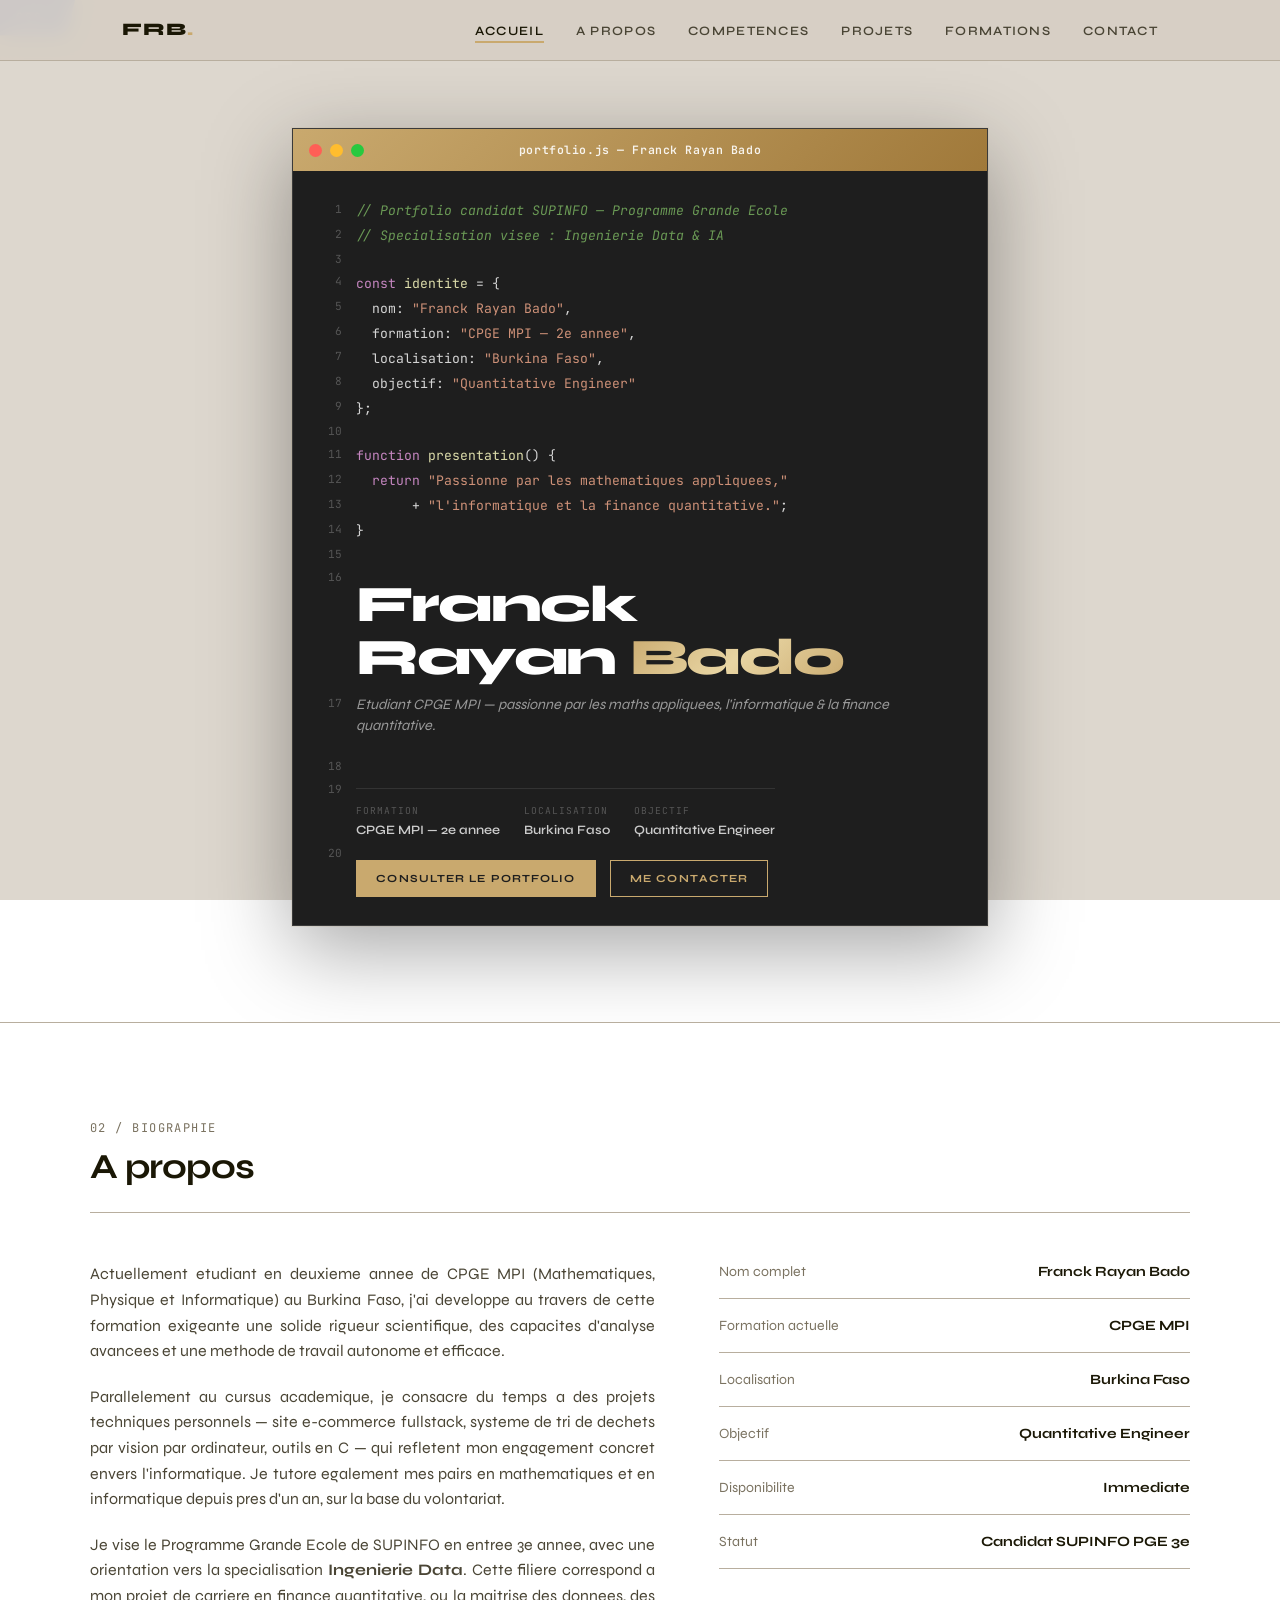
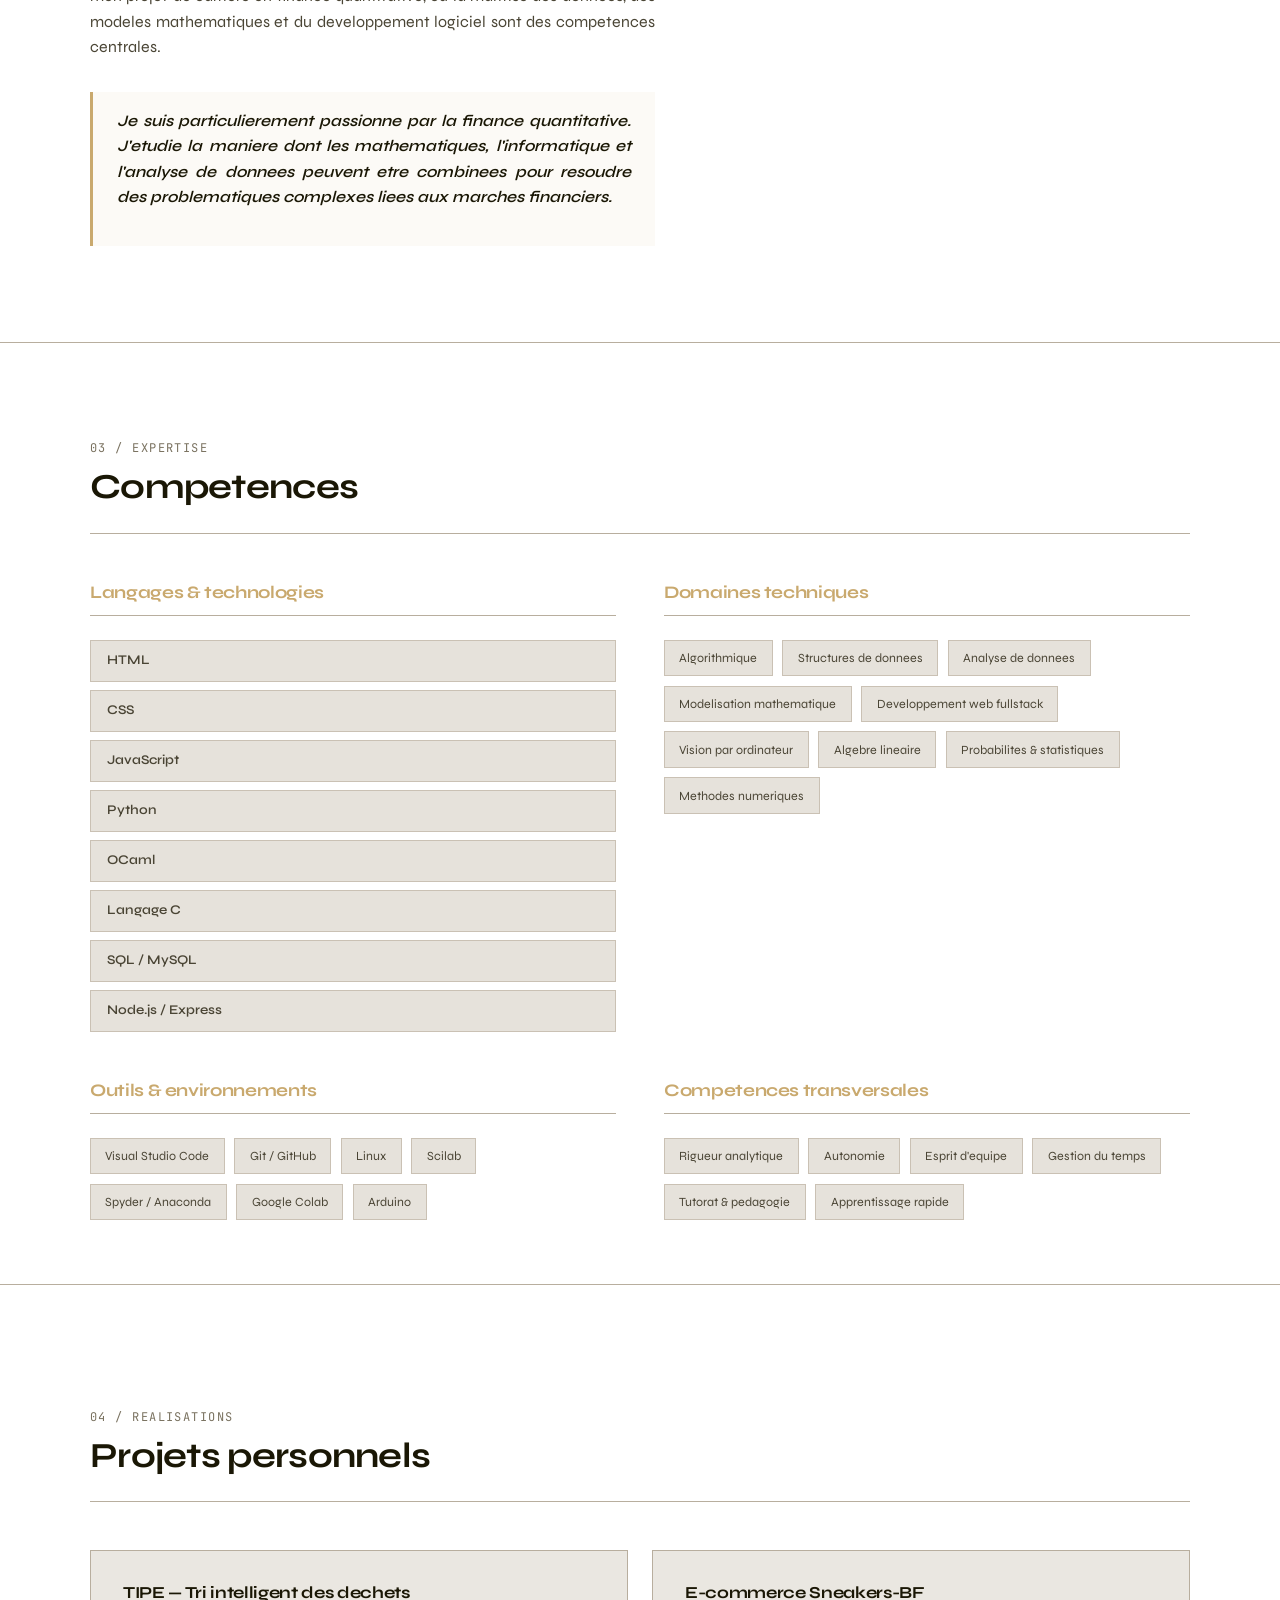
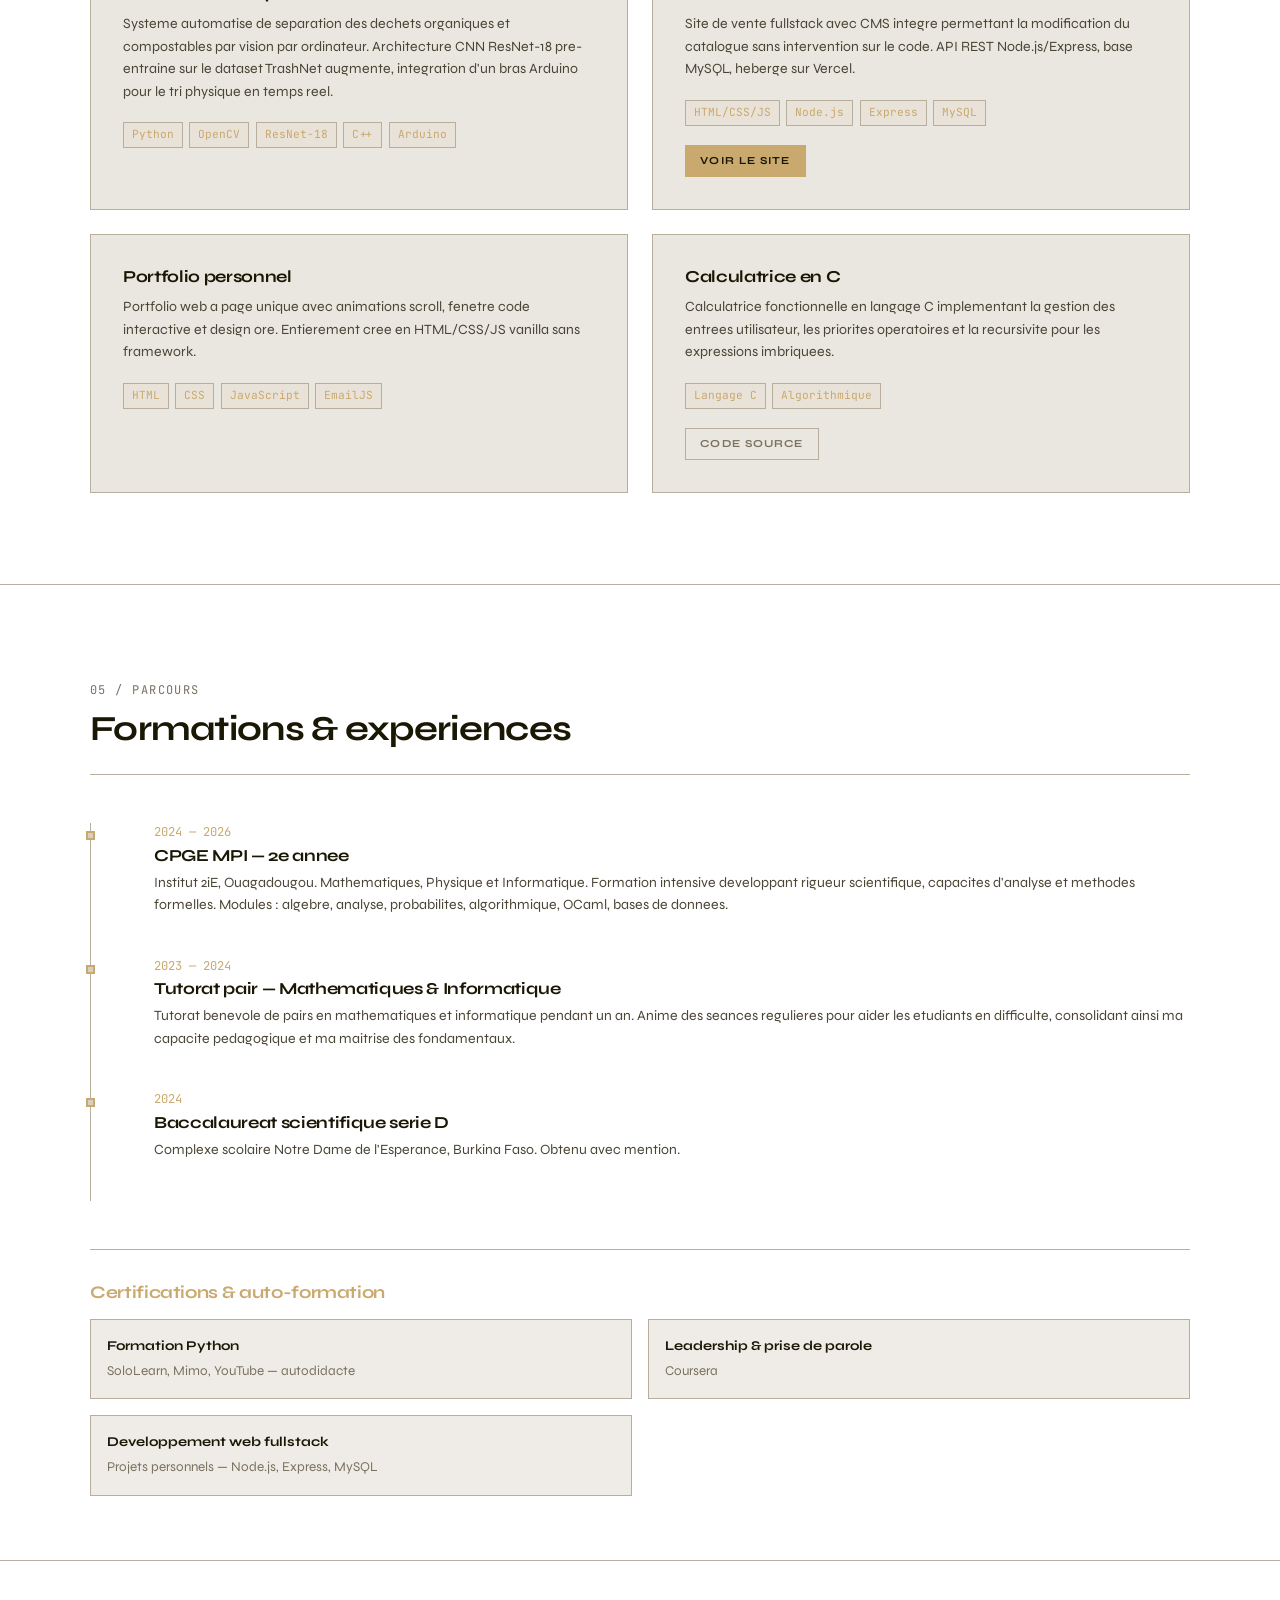
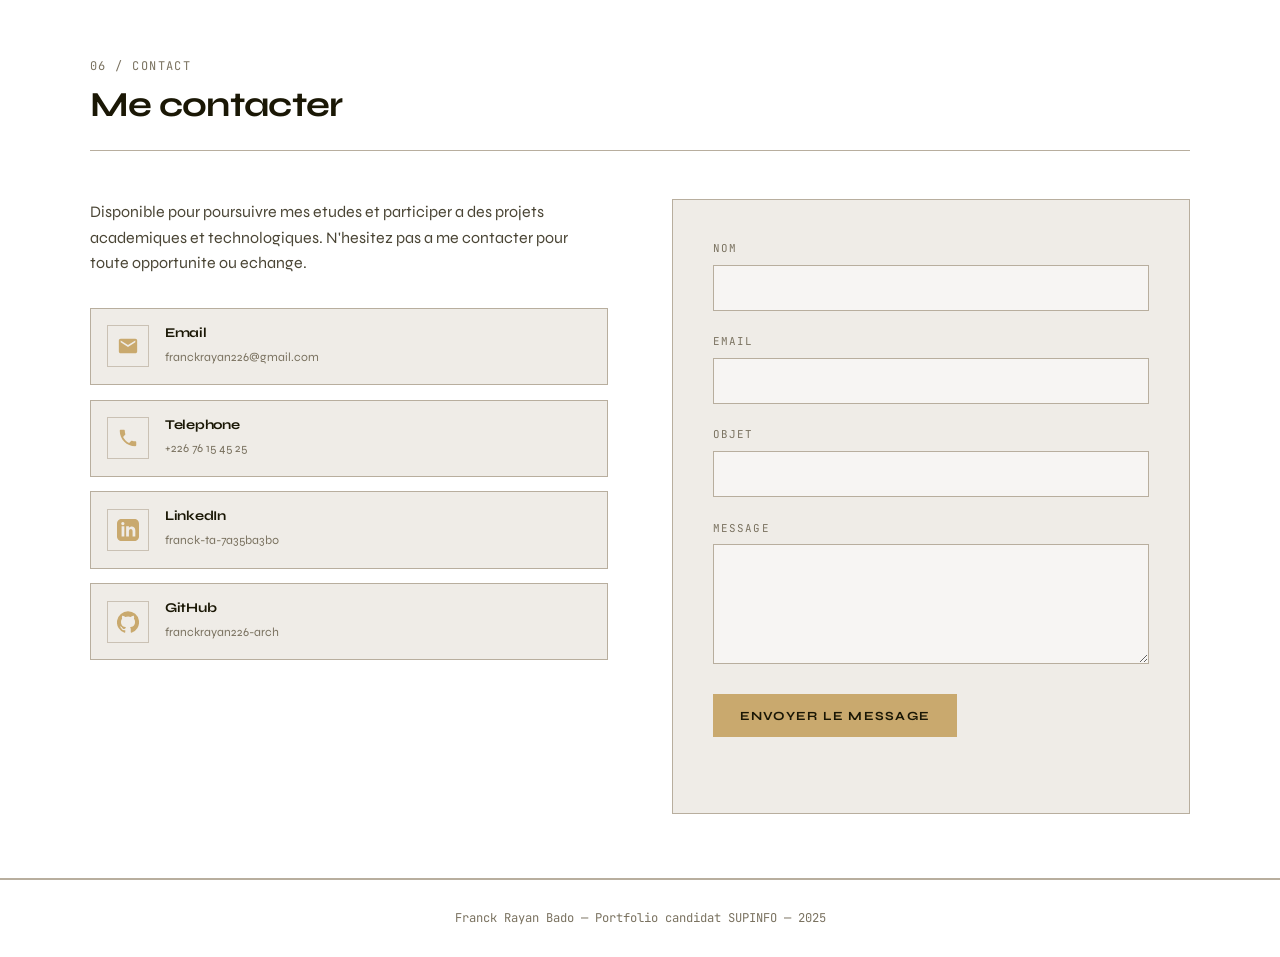
<file: index.html>
<!DOCTYPE html>
<html lang="fr">
<head>
<meta charset="UTF-8">
<meta name="viewport" content="width=device-width, initial-scale=1.0">
<title>Franck Rayan Bado — Portfolio SUPINFO</title>
<meta name="description" content="Portfolio de Franck Rayan Bado, etudiant en CPGE MPI, candidat SUPINFO Programme Grande Ecole.">

<link rel="preconnect" href="https://fonts.googleapis.com">
<link href="https://fonts.googleapis.com/css2?family=Syne:wght@400;600;700;800&family=JetBrains+Mono:wght@400;500&display=swap" rel="stylesheet">
<link rel="stylesheet" href="style.css">
</head>
<body>

<nav class="nav" id="navbar">
  <div class="nav-inner">
    <div class="nav-logo">FRB<span>.</span></div>
    <ul class="nav-links" id="navLinks">
      <li><a href="#accueil" class="active">Accueil</a></li>
      <li><a href="#apropos">A propos</a></li>
      <li><a href="#competences">Competences</a></li>
      <li><a href="#projets">Projets</a></li>
      <li><a href="#formations">Formations</a></li>
      <li><a href="#contact">Contact</a></li>
    </ul>
    <button class="nav-toggle" id="navToggle" aria-label="Menu">&#9776;</button>
  </div>
</nav>

<!-- ======= HERO ======= -->
<section class="slide hero-slide" id="accueil">
  <div class="css-badge">CSS</div>
  <div class="hero-main">
    <div class="code-window">
      <div class="window-bar">
        <div class="window-dots">
          <div class="dot r"></div>
          <div class="dot y"></div>
          <div class="dot g"></div>
        </div>
        <div class="window-bar-title">portfolio.js &mdash; Franck Rayan Bado</div>
      </div>
      <div class="code-body">
        <div class="cl"><span class="ln">1</span><span class="lc"><span class="cmt">// Portfolio candidat SUPINFO — Programme Grande Ecole</span></span></div>
        <div class="cl"><span class="ln">2</span><span class="lc"><span class="cmt">// Specialisation visee : Ingenierie Data &amp; IA</span></span></div>
        <div class="cl"><span class="ln">3</span><span class="lc"></span></div>
        <div class="cl"><span class="ln">4</span><span class="lc"><span class="kw">const</span> <span class="fn">identite</span> = {</span></div>
        <div class="cl"><span class="ln">5</span><span class="lc">&nbsp;&nbsp;nom: <span class="str">"Franck Rayan Bado"</span>,</span></div>
        <div class="cl"><span class="ln">6</span><span class="lc">&nbsp;&nbsp;formation: <span class="str">"CPGE MPI — 2e annee"</span>,</span></div>
        <div class="cl"><span class="ln">7</span><span class="lc">&nbsp;&nbsp;localisation: <span class="str">"Burkina Faso"</span>,</span></div>
        <div class="cl"><span class="ln">8</span><span class="lc">&nbsp;&nbsp;objectif: <span class="str">"Quantitative Engineer"</span></span></div>
        <div class="cl"><span class="ln">9</span><span class="lc">};</span></div>
        <div class="cl"><span class="ln">10</span><span class="lc"></span></div>
        <div class="cl"><span class="ln">11</span><span class="lc"><span class="kw">function</span> <span class="fn">presentation</span>() {</span></div>
        <div class="cl"><span class="ln">12</span><span class="lc">&nbsp;&nbsp;<span class="kw">return</span> <span class="str">"Passionne par les mathematiques appliquees,"</span></span></div>
        <div class="cl"><span class="ln">13</span><span class="lc">&nbsp;&nbsp;&nbsp;&nbsp;&nbsp;&nbsp;&nbsp;+ <span class="str">"l'informatique et la finance quantitative."</span>;</span></div>
        <div class="cl"><span class="ln">14</span><span class="lc">}</span></div>
        <div class="cl"><span class="ln">15</span><span class="lc"></span></div>
        <div class="cl"><span class="ln">16</span><span class="lc">
          <span class="hero-name">Franck<br>Rayan <span class="gold">Bado</span></span>
        </span></div>
        <div class="cl"><span class="ln">17</span><span class="lc">
          <span class="hero-sub">Etudiant CPGE MPI &mdash; passionne par les maths appliquees, l'informatique &amp; la finance quantitative.</span>
        </span></div>
        <div class="cl"><span class="ln">18</span><span class="lc"></span></div>
        <div class="cl"><span class="ln">19</span><span class="lc">
          <div class="hero-meta">
            <div class="hm-item"><span class="lbl">Formation</span><span class="val">CPGE MPI — 2e annee</span></div>
            <div class="hm-item"><span class="lbl">Localisation</span><span class="val">Burkina Faso</span></div>
            <div class="hm-item"><span class="lbl">Objectif</span><span class="val">Quantitative Engineer</span></div>
          </div>
        </span></div>
        <div class="cl"><span class="ln">20</span><span class="lc">
          <div class="hero-actions">
            <a href="#apropos" class="btn btn-solid">Consulter le portfolio</a>
            <a href="#contact" class="btn">Me contacter</a>
          </div>
        </span></div>
      </div>
    </div>
  </div>
</section>

<!-- ======= ABOUT ======= -->
<section class="slide" id="apropos">
  <div class="slide-inner">
    <div class="slide-header reveal">
      <span class="slide-num">02 / Biographie</span>
      <h2>A propos</h2>
    </div>
    <div class="about-grid">
      <div class="about-text reveal-l">
        <p>Actuellement etudiant en deuxieme annee de CPGE MPI (Mathematiques, Physique et Informatique) au Burkina Faso, j'ai developpe au travers de cette formation exigeante une solide rigueur scientifique, des capacites d'analyse avancees et une methode de travail autonome et efficace.</p>
        <p>Parallelement au cursus academique, je consacre du temps a des projets techniques personnels — site e-commerce fullstack, systeme de tri de dechets par vision par ordinateur, outils en C — qui refletent mon engagement concret envers l'informatique. Je tutore egalement mes pairs en mathematiques et en informatique depuis pres d'un an, sur la base du volontariat.</p>
        <p>Je vise le Programme Grande Ecole de SUPINFO en entree 3e annee, avec une orientation vers la specialisation <strong>Ingenierie Data</strong>. Cette filiere correspond a mon projet de carriere en finance quantitative, ou la maitrise des donnees, des modeles mathematiques et du developpement logiciel sont des competences centrales.</p>
        <div class="about-highlight">
          <p>Je suis particulierement passionne par la finance quantitative. J'etudie la maniere dont les mathematiques, l'informatique et l'analyse de donnees peuvent etre combinees pour resoudre des problematiques complexes liees aux marches financiers.</p>
        </div>
      </div>
      <div class="about-sidebar reveal-r">
        <ul class="info-list">
          <li><span class="lbl">Nom complet</span><span class="val">Franck Rayan Bado</span></li>
          <li><span class="lbl">Formation actuelle</span><span class="val">CPGE MPI</span></li>
          <li><span class="lbl">Localisation</span><span class="val">Burkina Faso</span></li>
          <li><span class="lbl">Objectif</span><span class="val">Quantitative Engineer</span></li>
          <li><span class="lbl">Disponibilite</span><span class="val">Immediate</span></li>
          <li><span class="lbl">Statut</span><span class="val">Candidat SUPINFO PGE 3e</span></li>
        </ul>
      </div>
    </div>
  </div>
</section>

<!-- ======= COMPETENCES ======= -->
<section class="slide" id="competences">
  <div class="slide-inner">
    <div class="slide-header reveal">
      <span class="slide-num">03 / Expertise</span>
      <h2>Competences</h2>
    </div>
    <div class="skills-layout">

      <div class="skill-category reveal-l">
        <h3>Langages &amp; technologies</h3>
        <div class="skill-list">
          <div class="skill-item" tabindex="0">
            <span class="skill-label">HTML</span>
            <span class="skill-gauge"><span class="gauge-name">HTML</span><span class="gauge-track"><span class="gauge-fill" style="--w:70%"></span></span><span class="gauge-pct">70%</span></span>
          </div>
          <div class="skill-item" tabindex="0">
            <span class="skill-label">CSS</span>
            <span class="skill-gauge"><span class="gauge-name">CSS</span><span class="gauge-track"><span class="gauge-fill" style="--w:60%"></span></span><span class="gauge-pct">60%</span></span>
          </div>
          <div class="skill-item" tabindex="0">
            <span class="skill-label">JavaScript</span>
            <span class="skill-gauge"><span class="gauge-name">JavaScript</span><span class="gauge-track"><span class="gauge-fill" style="--w:40%"></span></span><span class="gauge-pct">40%</span></span>
          </div>
          <div class="skill-item" tabindex="0">
            <span class="skill-label">Python</span>
            <span class="skill-gauge"><span class="gauge-name">Python</span><span class="gauge-track"><span class="gauge-fill" style="--w:60%"></span></span><span class="gauge-pct">60%</span></span>
          </div>
          <div class="skill-item" tabindex="0">
            <span class="skill-label">OCaml</span>
            <span class="skill-gauge"><span class="gauge-name">OCaml</span><span class="gauge-track"><span class="gauge-fill" style="--w:55%"></span></span><span class="gauge-pct">55%</span></span>
          </div>
          <div class="skill-item" tabindex="0">
            <span class="skill-label">Langage C</span>
            <span class="skill-gauge"><span class="gauge-name">Langage C</span><span class="gauge-track"><span class="gauge-fill" style="--w:35%"></span></span><span class="gauge-pct">35%</span></span>
          </div>
          <div class="skill-item" tabindex="0">
            <span class="skill-label">SQL / MySQL</span>
            <span class="skill-gauge"><span class="gauge-name">SQL / MySQL</span><span class="gauge-track"><span class="gauge-fill" style="--w:55%"></span></span><span class="gauge-pct">55%</span></span>
          </div>
          <div class="skill-item" tabindex="0">
            <span class="skill-label">Node.js / Express</span>
            <span class="skill-gauge"><span class="gauge-name">Node.js</span><span class="gauge-track"><span class="gauge-fill" style="--w:40%"></span></span><span class="gauge-pct">40%</span></span>
          </div>
        </div>
      </div>

      <div class="skill-category reveal-r">
        <h3>Domaines techniques</h3>
        <div class="skill-tags">
          <span class="skill-tag">Algorithmique</span>
          <span class="skill-tag">Structures de donnees</span>
          <span class="skill-tag">Analyse de donnees</span>
          <span class="skill-tag">Modelisation mathematique</span>
          <span class="skill-tag">Developpement web fullstack</span>
          <span class="skill-tag">Vision par ordinateur</span>
          <span class="skill-tag">Algebre lineaire</span>
          <span class="skill-tag">Probabilites &amp; statistiques</span>
          <span class="skill-tag">Methodes numeriques</span>
        </div>
      </div>

      <div class="skill-category reveal-l">
        <h3>Outils &amp; environnements</h3>
        <div class="skill-tags">
          <span class="skill-tag">Visual Studio Code</span>
          <span class="skill-tag">Git / GitHub</span>
          <span class="skill-tag">Linux</span>
          <span class="skill-tag">Scilab</span>
          <span class="skill-tag">Spyder / Anaconda</span>
          <span class="skill-tag">Google Colab</span>
          <span class="skill-tag">Arduino</span>
        </div>
      </div>

      <div class="skill-category reveal-r">
        <h3>Competences transversales</h3>
        <div class="skill-tags">
          <span class="skill-tag">Rigueur analytique</span>
          <span class="skill-tag">Autonomie</span>
          <span class="skill-tag">Esprit d'equipe</span>
          <span class="skill-tag">Gestion du temps</span>
          <span class="skill-tag">Tutorat &amp; pedagogie</span>
          <span class="skill-tag">Apprentissage rapide</span>
        </div>
      </div>
    </div>
  </div>
</section>

<!-- ======= PROJETS ======= -->
<section class="slide" id="projets">
  <div class="slide-inner">
    <div class="slide-header reveal">
      <span class="slide-num">04 / Realisations</span>
      <h2>Projets personnels</h2>
    </div>
    <div class="projects-grid">

      <article class="project-card reveal">
        <h3>TIPE — Tri intelligent des dechets</h3>
        <p>Systeme automatise de separation des dechets organiques et compostables par vision par ordinateur. Architecture CNN ResNet-18 pre-entraine sur le dataset TrashNet augmente, integration d'un bras Arduino pour le tri physique en temps reel.</p>
        <div class="project-tech">
          <span>Python</span><span>OpenCV</span><span>ResNet-18</span><span>C++</span><span>Arduino</span>
        </div>
      </article>

      <article class="project-card reveal" style="transition-delay:.1s">
        <h3>E-commerce Sneakers-BF</h3>
        <p>Site de vente fullstack avec CMS integre permettant la modification du catalogue sans intervention sur le code. API REST Node.js/Express, base MySQL, heberge sur Vercel.</p>
        <div class="project-tech">
          <span>HTML/CSS/JS</span><span>Node.js</span><span>Express</span><span>MySQL</span>
        </div>
        <div class="project-links">
          <a href="https://sneakers-bf-with-cms.vercel.app/" target="_blank" rel="noopener" class="btn btn-solid">Voir le site</a>
        </div>
      </article>

      <article class="project-card reveal" style="transition-delay:.15s">
        <h3>Portfolio personnel</h3>
        <p>Portfolio web a page unique avec animations scroll, fenetre code interactive et design ore. Entierement cree en HTML/CSS/JS vanilla sans framework.</p>
        <div class="project-tech">
          <span>HTML</span><span>CSS</span><span>JavaScript</span><span>EmailJS</span>
        </div>
      </article>

      <article class="project-card reveal" style="transition-delay:.2s">
        <h3>Calculatrice en C</h3>
        <p>Calculatrice fonctionnelle en langage C implementant la gestion des entrees utilisateur, les priorites operatoires et la recursivite pour les expressions imbriquees.</p>
        <div class="project-tech">
          <span>Langage C</span><span>Algorithmique</span>
        </div>
        <div class="project-links">
          <a href="https://github.com/franckrayan226-arch/CALCULATRICE-EN-C" target="_blank" rel="noopener" class="btn btn-ghost">Code source</a>
        </div>
      </article>

    </div>
  </div>
</section>

<!-- ======= FORMATIONS ======= -->
<section class="slide" id="formations">
  <div class="slide-inner">
    <div class="slide-header reveal">
      <span class="slide-num">05 / Parcours</span>
      <h2>Formations &amp; experiences</h2>
    </div>
    <div class="reveal">
      <div class="timeline">
        <div class="tl-item">
          <span class="tl-date">2024 — 2026</span>
          <h4>CPGE MPI &mdash; 2e annee</h4>
          <p>Institut 2iE, Ouagadougou. Mathematiques, Physique et Informatique. Formation intensive developpant rigueur scientifique, capacites d'analyse et methodes formelles. Modules : algebre, analyse, probabilites, algorithmique, OCaml, bases de donnees.</p>
        </div>
        <div class="tl-item">
          <span class="tl-date">2023 — 2024</span>
          <h4>Tutorat pair — Mathematiques &amp; Informatique</h4>
          <p>Tutorat benevole de pairs en mathematiques et informatique pendant un an. Anime des seances regulieres pour aider les etudiants en difficulte, consolidant ainsi ma capacite pedagogique et ma maitrise des fondamentaux.</p>
        </div>
        <div class="tl-item">
          <span class="tl-date">2024</span>
          <h4>Baccalaureat scientifique serie D</h4>
          <p>Complexe scolaire Notre Dame de l'Esperance, Burkina Faso. Obtenu avec mention.</p>
        </div>
      </div>
      <div class="certifs">
        <h3>Certifications &amp; auto-formation</h3>
        <div class="cert-grid">
          <div class="cert-item"><strong>Formation Python</strong><span>SoloLearn, Mimo, YouTube — autodidacte</span></div>
          <div class="cert-item"><strong>Leadership &amp; prise de parole</strong><span>Coursera</span></div>
          <div class="cert-item"><strong>Developpement web fullstack</strong><span>Projets personnels — Node.js, Express, MySQL</span></div>
        </div>
      </div>
    </div>
  </div>
</section>

<!-- ======= CONTACT ======= -->
<section class="slide" id="contact">
  <div class="slide-inner">
    <div class="slide-header reveal">
      <span class="slide-num">06 / Contact</span>
      <h2>Me contacter</h2>
    </div>
    <div class="contact-layout">
      <div class="reveal-l">
        <p style="margin-bottom:2rem">Disponible pour poursuivre mes etudes et participer a des projets academiques et technologiques. N'hesitez pas a me contacter pour toute opportunite ou echange.</p>
        <div class="contact-links">

          <a href="mailto:franckrayan226@gmail.com" class="c-link">
            <div class="icon">
              <svg viewBox="0 0 24 24"><path d="M20 4H4c-1.1 0-2 .9-2 2v12c0 1.1.9 2 2 2h16c1.1 0 2-.9 2-2V6c0-1.1-.9-2-2-2zm0 4-8 5-8-5V6l8 5 8-5v2z"/></svg>
            </div>
            <div class="detail"><h4>Email</h4><span>franckrayan226@gmail.com</span></div>
          </a>

          <a href="tel:+22676154525" class="c-link">
            <div class="icon">
              <svg viewBox="0 0 24 24"><path d="M6.62 10.79c1.44 2.83 3.76 5.14 6.59 6.59l2.2-2.2c.27-.27.67-.36 1.02-.24 1.12.37 2.33.57 3.57.57.55 0 1 .45 1 1V20c0 .55-.45 1-1 1-9.39 0-17-7.61-17-17 0-.55.45-1 1-1h3.5c.55 0 1 .45 1 1 0 1.25.2 2.45.57 3.57.11.35.03.74-.25 1.02l-2.2 2.2z"/></svg>
            </div>
            <div class="detail"><h4>Telephone</h4><span>+226 76 15 45 25</span></div>
          </a>

          <a href="https://www.linkedin.com/in/franck-ta-7a35ba3b0" target="_blank" rel="noopener" class="c-link">
            <div class="icon">
              <svg viewBox="0 0 24 24"><path d="M19 0H5C2.24 0 0 2.24 0 5v14c0 2.76 2.24 5 5 5h14c2.76 0 5-2.24 5-5V5c0-2.76-2.24-5-5-5zM8 19H5V8h3v11zM6.5 6.73A1.77 1.77 0 1 1 6.5 3.2a1.77 1.77 0 0 1 0 3.53zM20 19h-3v-5.6c0-3.37-4-3.11-4 0V19h-3V8h3v1.77C14.4 7.41 20 7.22 20 12.48V19z"/></svg>
            </div>
            <div class="detail"><h4>LinkedIn</h4><span>franck-ta-7a35ba3b0</span></div>
          </a>

          <a href="https://github.com/franckrayan226-arch" target="_blank" rel="noopener" class="c-link">
            <div class="icon">
              <svg viewBox="0 0 24 24"><path d="M12 .3a12 12 0 0 0-3.79 23.4c.6.1.82-.26.82-.57v-2.23c-3.34.72-4.04-1.42-4.04-1.42-.54-1.39-1.33-1.76-1.33-1.76-1.09-.74.08-.73.08-.73 1.2.09 1.84 1.24 1.84 1.24 1.07 1.83 2.8 1.3 3.49.99.11-.77.42-1.3.76-1.6-2.67-.3-5.47-1.33-5.47-5.93 0-1.31.47-2.38 1.24-3.22-.13-.3-.54-1.52.12-3.18 0 0 1.01-.32 3.3 1.23a11.5 11.5 0 0 1 6 0c2.29-1.55 3.3-1.23 3.3-1.23.66 1.66.25 2.88.12 3.18.77.84 1.24 1.91 1.24 3.22 0 4.61-2.8 5.63-5.48 5.92.43.37.82 1.1.82 2.22v3.29c0 .32.22.69.82.57A12 12 0 0 0 12 .3z"/></svg>
            </div>
            <div class="detail"><h4>GitHub</h4><span>franckrayan226-arch</span></div>
          </a>

        </div>
      </div>

      <div class="c-form reveal-r">
        <form id="contactForm">
          <div class="fg"><label for="nom">Nom</label><input type="text" id="nom" name="name" required></div>
          <div class="fg"><label for="email">Email</label><input type="email" id="email" name="email" required></div>
          <div class="fg"><label for="objet">Objet</label><input type="text" id="objet" name="subject" required></div>
          <div class="fg"><label for="message">Message</label><textarea id="message" name="message" required></textarea></div>
          <input type="hidden" name="_captcha" value="false">
          <input type="hidden" name="_template" value="table">
          <button type="submit" class="btn btn-solid">Envoyer le message</button>
          <div class="form-status" id="formStatus"></div>
        </form>
      </div>
    </div>
  </div>
</section>

<footer>Franck Rayan Bado &mdash; Portfolio candidat SUPINFO &mdash; 2025</footer>

<script src="script.js"></script>
</body>
</html>
</file>
<file: style.css>
*,*::before,*::after{margin:0;padding:0;box-sizing:border-box}
:root{
  --gold:#c9a96e;--gold-light:#e8d5a3;--gold-dark:#a0793a;
  --bg:#d6cfc4;--bg2:#cec6ba;--bg3:#c4bbb0;
  --text:#1a1705;--text2:#4a4535;--muted:#7a7260;
  --border:#b8ae9e;--border2:#cac1b4;
  --nav-bg:rgba(214,207,196,0.95);
  --tr:.3s cubic-bezier(.4,0,.2,1);
  --radius:0;
}
html{scroll-behavior:smooth;font-size:16px}
body{
  font-family:'Syne',system-ui,sans-serif;
  background:url('https://i.pinimg.com/1200x/73/61/2b/73612b136c7e9b54394cf61ebc847ad4.jpg') center/cover fixed;
  color:var(--text);line-height:1.6;overflow-x:hidden;-webkit-font-smoothing:antialiased;
}
body::before{
  content:'';position:fixed;inset:0;
  background:rgba(214,207,196,0.82);
  pointer-events:none;z-index:0;
}
body>*{position:relative;z-index:1}
h1,h2,h3,h4{font-family:'Syne',sans-serif;font-weight:700;letter-spacing:-.02em;line-height:1.2}
h2{font-size:clamp(1.6rem,3vw,2.2rem)}
h3{font-size:1.1rem;color:var(--gold);margin-bottom:.5rem}
p{color:var(--text2)}
a{color:var(--gold);text-decoration:none;transition:color var(--tr)}
a:hover{color:var(--gold-dark)}

/* ===== NAV ===== */
.nav{position:fixed;top:0;left:0;width:100%;z-index:1000;background:var(--nav-bg);backdrop-filter:blur(10px);border-bottom:1px solid var(--border)}
.nav-inner{max-width:1100px;margin:0 auto;padding:0 2rem;height:60px;display:flex;align-items:center;justify-content:space-between}
.nav-logo{font-weight:800;font-size:1.1rem;color:var(--text);letter-spacing:.05em}
.nav-logo span{color:var(--gold)}
.nav-links{display:flex;gap:2rem;list-style:none}
.nav-links a{font-size:.8rem;text-transform:uppercase;letter-spacing:.1em;color:var(--text2);position:relative;font-weight:600}
.nav-links a::after{content:'';position:absolute;bottom:-4px;left:0;width:0;height:2px;background:var(--gold);transition:width var(--tr)}
.nav-links a:hover::after,.nav-links a.active::after{width:100%}
.nav-links a:hover,.nav-links a.active{color:var(--text)}
.nav-toggle{display:none;background:none;border:none;color:var(--text);font-size:1.5rem;cursor:pointer;line-height:1}

/* ===== SLIDES ===== */
.slide{min-height:100vh;display:flex;align-items:center;justify-content:center;padding:6rem 2rem 4rem;position:relative;border-bottom:1px solid var(--border)}
.slide-inner{max-width:1100px;width:100%;margin:0 auto}
.slide-header{margin-bottom:3rem;padding-bottom:1.5rem;border-bottom:1px solid var(--border)}
.slide-num{font-family:'JetBrains Mono',monospace;font-size:.75rem;color:var(--muted);text-transform:uppercase;letter-spacing:.12em;margin-bottom:.5rem;display:block}

/* ===== BTN ===== */
.btn{display:inline-flex;align-items:center;justify-content:center;padding:.8rem 1.6rem;font-size:.78rem;font-weight:700;text-transform:uppercase;letter-spacing:.1em;border:1.5px solid var(--gold);background:transparent;color:var(--gold);cursor:pointer;transition:all var(--tr);font-family:'Syne',sans-serif}
.btn:hover{background:var(--gold);color:#fff}
.btn-solid{background:var(--gold);color:#1a1705}
.btn-solid:hover{background:var(--gold-dark);border-color:var(--gold-dark);color:#fff}
.btn-ghost{border-color:var(--border);color:var(--muted)}
.btn-ghost:hover{border-color:var(--gold);color:var(--gold);background:transparent}

/* ===== HERO — FENÊTRE CSS ===== */
.hero-slide{
  position:relative;overflow:hidden;
  background:transparent;
  min-height:100vh;display:flex;align-items:center;justify-content:center;
}
/* Bande bleue CSS à gauche */
.css-badge{
  position:absolute;top:0;left:0;z-index:20;
  background:linear-gradient(135deg,#264de4 0%,#2965f1 100%);
  color:#fff;font-family:'JetBrains Mono',monospace;font-size:.7rem;
  font-weight:700;letter-spacing:.18em;text-transform:uppercase;
  padding:.55rem 2rem .55rem 1rem;
  clip-path:polygon(0 0,100% 0,88% 100%,0 100%);
}
.hero-main{position:relative;z-index:1;width:100%;max-width:760px;padding:2rem}

/* Fenêtre code */
.code-window{
  background:#1e1e1e;
  border:1px solid #3a3a3a;
  width:100%;
  box-shadow:0 24px 80px rgba(0,0,0,.35),0 0 0 1px rgba(201,169,110,.12);
  overflow:hidden;
}
.window-bar{
  height:42px;
  background:linear-gradient(135deg,var(--gold) 0%,var(--gold-dark) 100%);
  display:flex;align-items:center;justify-content:space-between;
  padding:0 16px;position:relative;
}
.window-dots{display:flex;gap:8px;align-items:center}
.dot{width:13px;height:13px;border-radius:50%}
.dot.r{background:#ff5f56}.dot.y{background:#ffbd2e}.dot.g{background:#27c93f}
.window-bar-title{
  position:absolute;left:50%;transform:translateX(-50%);
  font-family:'JetBrains Mono',monospace;font-size:.72rem;color:rgba(255,255,255,.9);
  font-weight:600;letter-spacing:.05em;white-space:nowrap;
}
.code-body{padding:1.8rem 1.8rem 1.5rem}
.cl{display:flex;align-items:flex-start;gap:.9rem;margin-bottom:.25rem}
.ln{font-family:'JetBrains Mono',monospace;font-size:.7rem;color:#555;min-width:20px;text-align:right;user-select:none;padding-top:.05rem}
.lc{font-family:'JetBrains Mono',monospace;font-size:.82rem;color:#d4d4d4;line-height:1.6}
.kw{color:#c586c0}.str{color:#ce9178}.cmt{color:#6a9955;font-style:italic}
.fn{color:#dcdcaa}.cls{color:#4ec9b0}.attr{color:#9cdcfe}

/* Nom doré en grand */
.hero-name{
  font-family:'Syne',sans-serif;font-size:clamp(2rem,5vw,3.2rem);
  font-weight:800;color:#fff;letter-spacing:-.03em;line-height:1.05;
  margin:.6rem 0 .3rem;display:block;
}
.hero-name .gold{
  background:linear-gradient(135deg,var(--gold) 0%,var(--gold-light) 50%,var(--gold) 100%);
  -webkit-background-clip:text;-webkit-text-fill-color:transparent;background-clip:text;
}
.hero-sub{font-family:'Syne',sans-serif;font-size:.9rem;color:#999;font-style:italic;margin-bottom:1rem;display:block;line-height:1.5}
.hero-meta{display:flex;flex-wrap:wrap;gap:1.5rem;padding-top:.9rem;border-top:1px solid #333;margin-top:.5rem}
.hm-item .lbl{font-family:'JetBrains Mono',monospace;font-size:.6rem;color:#555;text-transform:uppercase;letter-spacing:.1em;display:block}
.hm-item .val{font-size:.8rem;color:#ccc;font-family:'Syne',sans-serif;font-weight:600}
.hero-actions{display:flex;gap:.9rem;margin-top:1rem;flex-wrap:wrap}
.hero-actions .btn{padding:.55rem 1.2rem;font-size:.68rem}
.hero-actions .btn-solid{background:var(--gold);color:#1e1e1e;border-color:var(--gold)}
.hero-actions .btn-solid:hover{background:var(--gold-dark);border-color:var(--gold-dark)}

/* ===== ABOUT ===== */
.about-grid{display:grid;grid-template-columns:1.2fr 1fr;gap:4rem;align-items:start}
.about-text p{margin-bottom:1.25rem;text-align:justify}
.about-highlight{border-left:3px solid var(--gold);padding-left:1.5rem;margin:2rem 0;background:rgba(201,169,110,.06);padding:1rem 1.5rem}
.about-highlight p{font-style:italic;color:var(--text);font-family:'Syne',sans-serif;font-weight:600}
.info-list{list-style:none;display:flex;flex-direction:column;gap:1rem}
.info-list li{display:flex;justify-content:space-between;padding-bottom:.9rem;border-bottom:1px solid var(--border);font-size:.88rem}
.info-list .lbl{color:var(--muted)}
.info-list .val{color:var(--text);font-weight:700;font-family:'Syne',sans-serif}

/* ===== SKILLS — hover-reveal jauge ===== */
.skills-layout{display:grid;grid-template-columns:repeat(2,1fr);gap:3rem}
.skill-category h3{margin-bottom:1.5rem;padding-bottom:.75rem;border-bottom:1px solid var(--border)}
.skill-tags{display:flex;flex-wrap:wrap;gap:.6rem}
.skill-tag{padding:.45rem .9rem;border:1px solid var(--border2);font-size:.78rem;color:var(--text2);transition:all var(--tr);cursor:default;background:rgba(214,207,196,.6)}
.skill-tag:hover{border-color:var(--gold);color:var(--gold);background:rgba(201,169,110,.08)}

/* skill-item : colonne, texte disparait, jauge prend la place */
.skill-list{display:flex;flex-direction:column;gap:.5rem}
.skill-item{
  position:relative;cursor:default;
  height:42px;
  border:1px solid var(--border2);
  background:rgba(214,207,196,.6);
  overflow:hidden;
  transition:border-color var(--tr);
  display:flex;align-items:center;
}
.skill-item:hover{border-color:var(--gold)}
.skill-label{
  position:absolute;inset:0;
  display:flex;align-items:center;padding:0 1rem;
  font-family:'Syne',sans-serif;font-size:.83rem;color:var(--text2);font-weight:600;
  transition:opacity .22s ease,transform .22s ease;
  pointer-events:none;
}
.skill-item:hover .skill-label{opacity:0;transform:translateY(-6px)}
.skill-gauge{
  position:absolute;inset:0;
  display:flex;align-items:center;padding:0 1rem;gap:.8rem;
  opacity:0;transform:translateY(6px);
  transition:opacity .22s ease .05s,transform .22s ease .05s;
  pointer-events:none;
}
.skill-item:hover .skill-gauge{opacity:1;transform:translateY(0)}
.gauge-name{font-family:'JetBrains Mono',monospace;font-size:.68rem;color:#888;white-space:nowrap;min-width:80px}
.gauge-track{flex:1;height:7px;background:var(--border);overflow:hidden}
.gauge-fill{height:100%;background:linear-gradient(90deg,var(--gold-dark),var(--gold-light));width:0;transition:width .55s cubic-bezier(.4,0,.2,1) .1s}
.skill-item:hover .gauge-fill{width:var(--w)}
.gauge-pct{font-family:'JetBrains Mono',monospace;font-size:.72rem;color:var(--gold);font-weight:700;min-width:30px;text-align:right}

/* ===== PROJECTS ===== */
.projects-grid{display:grid;grid-template-columns:repeat(2,1fr);gap:1.5rem}
.project-card{border:1px solid var(--border);padding:2rem;background:rgba(214,207,196,.5);transition:all var(--tr);position:relative;overflow:hidden}
.project-card::before{content:'';position:absolute;top:0;left:0;width:3px;height:0;background:var(--gold);transition:height var(--tr)}
.project-card:hover::before{height:100%}
.project-card:hover{border-color:var(--gold);transform:translateY(-2px);background:rgba(214,207,196,.7)}
.project-card h3{color:var(--text);margin-bottom:.6rem;font-size:1.05rem}
.project-card p{font-size:.88rem;margin-bottom:1.2rem;line-height:1.6}
.project-tech{display:flex;flex-wrap:wrap;gap:.4rem;font-size:.7rem;font-family:'JetBrains Mono',monospace}
.project-tech span{padding:.18rem .5rem;border:1px solid var(--border);color:var(--gold);background:rgba(201,169,110,.08)}
.project-links{margin-top:1.2rem;display:flex;gap:.7rem;flex-wrap:wrap}
.project-links .btn{padding:.4rem .9rem;font-size:.67rem}

/* ===== TIMELINE ===== */
.timeline{position:relative;padding-left:2rem}
.timeline::before{content:'';position:absolute;left:0;top:0;bottom:0;width:1px;background:var(--border)}
.tl-item{position:relative;padding-bottom:2.5rem;padding-left:2rem}
.tl-item::before{content:'';position:absolute;left:-2rem;top:.5rem;width:9px;height:9px;background:var(--bg);border:2px solid var(--gold);margin-left:-4px}
.tl-date{font-family:'JetBrains Mono',monospace;font-size:.76rem;color:var(--gold);margin-bottom:.2rem;display:block}
.tl-item h4{font-size:1.05rem;margin-bottom:.35rem;color:var(--text)}
.tl-item p{font-size:.88rem}
.certifs{margin-top:3rem;padding-top:2rem;border-top:1px solid var(--border)}
.cert-grid{display:grid;grid-template-columns:repeat(2,1fr);gap:1rem;margin-top:1rem}
.cert-item{padding:1rem;border:1px solid var(--border);font-size:.84rem;background:rgba(214,207,196,.4)}
.cert-item strong{display:block;color:var(--text);margin-bottom:.2rem}
.cert-item span{color:var(--muted)}

/* ===== CONTACT ===== */
.contact-layout{display:grid;grid-template-columns:1fr 1fr;gap:4rem}
.contact-links{display:flex;flex-direction:column;gap:.9rem;margin-bottom:2rem}
.c-link{display:flex;align-items:center;gap:1rem;padding:1rem;border:1px solid var(--border);transition:all var(--tr);background:rgba(214,207,196,.4)}
.c-link:hover{border-color:var(--gold);background:rgba(201,169,110,.1)}
.c-link .icon{width:42px;height:42px;display:flex;align-items:center;justify-content:center;border:1px solid var(--border2);flex-shrink:0}
.c-link .icon svg{width:22px;height:22px;fill:var(--gold)}
.c-link .detail h4{font-size:.84rem;color:var(--text);margin-bottom:.1rem}
.c-link .detail span{font-size:.76rem;color:var(--muted)}
.c-form{border:1px solid var(--border);padding:2.5rem;background:rgba(214,207,196,.4)}
.fg{margin-bottom:1.4rem}
.fg label{display:block;font-family:'JetBrains Mono',monospace;font-size:.68rem;text-transform:uppercase;letter-spacing:.1em;color:var(--muted);margin-bottom:.45rem}
.fg input,.fg textarea{width:100%;padding:.85rem 1rem;background:rgba(255,255,255,.5);border:1px solid var(--border);color:var(--text);font-family:'Syne',sans-serif;font-size:.88rem;outline:none;transition:border-color var(--tr);border-radius:0}
.fg input:focus,.fg textarea:focus{border-color:var(--gold)}
.fg textarea{min-height:120px;resize:vertical}
.form-status{font-size:.82rem;margin-top:.9rem;min-height:1.4rem;color:var(--gold)}
.form-status.ok{color:#2e7d32}.form-status.err{color:#c62828}

/* ===== FOOTER ===== */
footer{text-align:center;padding:1.8rem;border-top:1px solid var(--border);font-size:.76rem;color:var(--muted);font-family:'JetBrains Mono',monospace}

/* ===== REVEAL / SLIDE ANIMATION ===== */
.reveal{opacity:0;transform:translateY(28px);transition:opacity .65s ease-out,transform .65s ease-out}
.reveal.visible{opacity:1;transform:translateY(0)}
.reveal-l{opacity:0;transform:translateX(-28px);transition:opacity .65s ease-out,transform .65s ease-out}
.reveal-l.visible{opacity:1;transform:translateX(0)}
.reveal-r{opacity:0;transform:translateX(28px);transition:opacity .65s ease-out,transform .65s ease-out}
.reveal-r.visible{opacity:1;transform:translateX(0)}

/* ===== RESPONSIVE ===== */
@media(max-width:900px){
  .about-grid,.contact-layout{grid-template-columns:1fr;gap:2rem}
  .skills-layout{grid-template-columns:1fr;gap:2rem}
  .projects-grid{grid-template-columns:1fr}
  .cert-grid{grid-template-columns:1fr}
  .nav-links{display:none}
  .nav-toggle{display:block}
  .slide{padding:5rem 1.5rem 3rem}
  .hero-main{padding:1.5rem}
}
@media(max-width:600px){
  .hero-name{font-size:2rem}
  .hero-actions{flex-direction:column}
  .c-form{padding:1.5rem}
  .code-body{padding:1.2rem 1rem 1rem}
  .window-bar-title{font-size:.6rem}
  .skill-gauge{width:160px}
}
</file>
